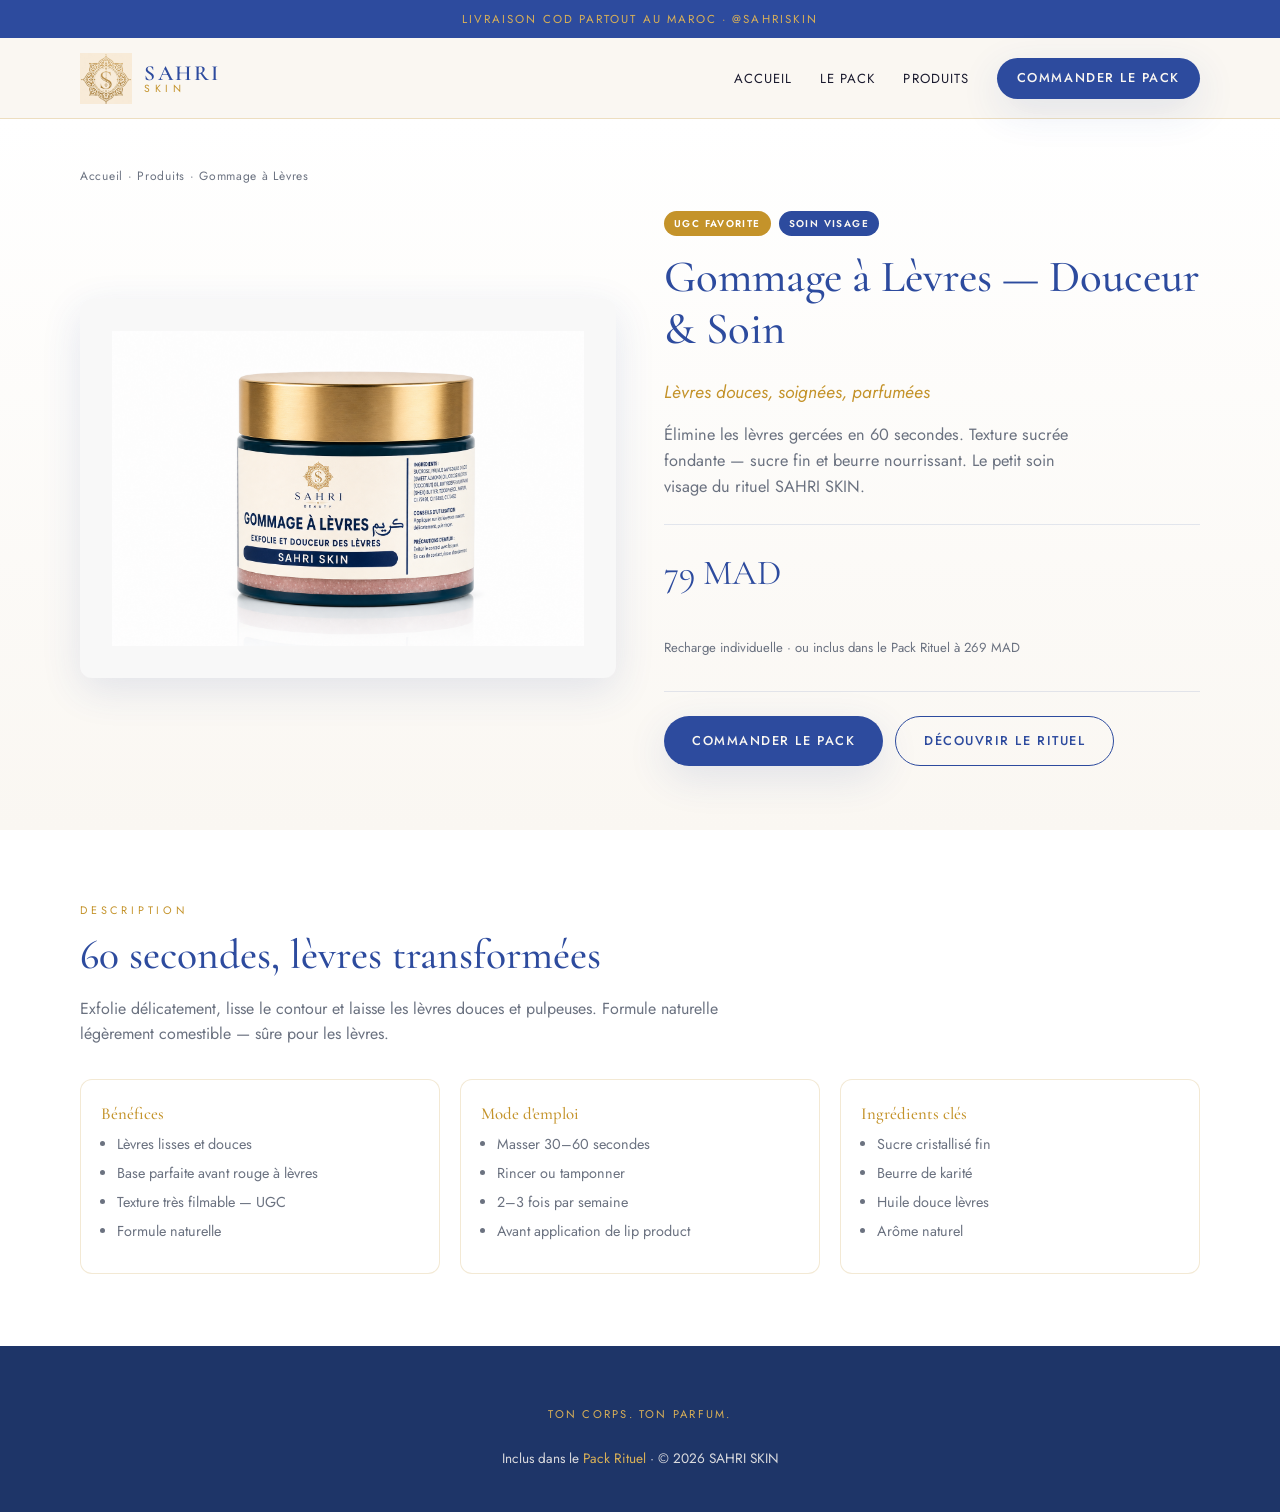
<file: products/gommage-levres-30g/index.html>
<!DOCTYPE html>
<html lang="fr">
<head>
  <meta charset="utf-8" />
  <meta name="viewport" content="width=device-width, initial-scale=1" />
  <title>Gommage à Lèvres — SAHRI SKIN</title>
  <meta name="description" content="Gommage lèvres naturel — exfolie et adoucit en 60 secondes. SAHRI SKIN Maroc COD." />
  <link rel="icon" type="image/png" href="../../assets/favicon-sahri-skin.png" />
  <link rel="preconnect" href="https://fonts.googleapis.com" />
  <link rel="preconnect" href="https://fonts.gstatic.com" crossorigin />
  <link href="https://fonts.googleapis.com/css2?family=Cormorant+Garamond:ital,wght@0,400;0,500;0,600;1,400&family=Jost:wght@300;400;500;600&display=swap" rel="stylesheet" />
  <link rel="stylesheet" href="../../styles.css" />
</head>
<body>
  <div class="announce">Livraison COD partout au Maroc · @sahriskin</div>
  <header class="nav">
    <div class="container nav-inner">
      <a href="../../index.html" class="logo"><img src="../../assets/favicon-sahri-skin.png" alt="" width="52" height="52" /><span class="logo-text"><span class="logo-sahri">SAHRI</span><span class="logo-skin">SKIN</span></span></a>
      <button class="nav-toggle" type="button" id="navToggle" aria-label="Menu">☰</button>
      <ul class="nav-links" id="navLinks">
        <li><a href="../../index.html">Accueil</a></li>
        <li><a href="../../pack/">Le pack</a></li>
        <li><a href="../../index.html#boutique">Produits</a></li>
        <li><a href="../../pack/" class="btn btn-primary" style="padding:10px 20px">Commander le pack</a></li>
      </ul>
    </div>
  </header>

  <section class="product-hero">
    <div class="container">
      <p class="breadcrumb"><a href="../../index.html">Accueil</a> · <a href="../../index.html#boutique">Produits</a> · Gommage à Lèvres</p>
      <div class="product-hero-grid">
        <div class="product-hero-img" data-reveal>
          <img src="gommage-levres-30g-studio.png" alt="Gommage à Lèvres SAHRI SKIN" width="400" height="400" />
        </div>
        <div data-reveal>
          <div class="product-meta">
            <span class="badge badge-gold">UGC favorite</span>
            <span class="badge badge-navy">Soin visage</span>
          </div>
          <h1>Gommage à Lèvres — Douceur &amp; Soin</h1>
          <p class="product-tagline">Lèvres douces, soignées, parfumées</p>
          <p class="product-lead">Élimine les lèvres gercées en 60 secondes. Texture sucrée fondante — sucre fin et beurre nourrissant. Le petit soin visage du rituel SAHRI SKIN.</p>
          <div class="product-price-block">
            <p class="price">79 MAD</p>
            <p class="note">Recharge individuelle · ou inclus dans le Pack Rituel à 269 MAD</p>
          </div>
          <div class="product-actions">
            <a href="../../pack/#commander" class="btn btn-primary">Commander le pack</a>
            <a href="../../pack/" class="btn btn-outline">Découvrir le rituel</a>
          </div>
        </div>
      </div>
    </div>
  </section>

  <section class="bg-white">
    <div class="container">
      <p class="section-kicker">Description</p>
      <h2 class="section-title">60 secondes, lèvres transformées</h2>
      <p style="color:var(--muted);max-width:65ch" data-reveal>Exfolie délicatement, lisse le contour et laisse les lèvres douces et pulpeuses. Formule naturelle légèrement comestible — sûre pour les lèvres.</p>
      <div class="detail-grid" data-reveal data-stagger>
        <div class="detail-box"><h3>Bénéfices</h3><ul><li>Lèvres lisses et douces</li><li>Base parfaite avant rouge à lèvres</li><li>Texture très filmable — UGC</li><li>Formule naturelle</li></ul></div>
        <div class="detail-box"><h3>Mode d'emploi</h3><ul><li>Masser 30–60 secondes</li><li>Rincer ou tamponner</li><li>2–3 fois par semaine</li><li>Avant application de lip product</li></ul></div>
        <div class="detail-box"><h3>Ingrédients clés</h3><ul><li>Sucre cristallisé fin</li><li>Beurre de karité</li><li>Huile douce lèvres</li><li>Arôme naturel</li></ul></div>
      </div>
    </div>
  </section>

  <footer class="footer"><div class="container"><p class="footer-tagline">Ton corps. Ton parfum.</p><p>Inclus dans le <a href="../../pack/" style="color:var(--gold-soft)">Pack Rituel</a> · © 2026 SAHRI SKIN</p></div></footer>
  <script src="../../js/site.js"></script>
</body>
</html>
</file>
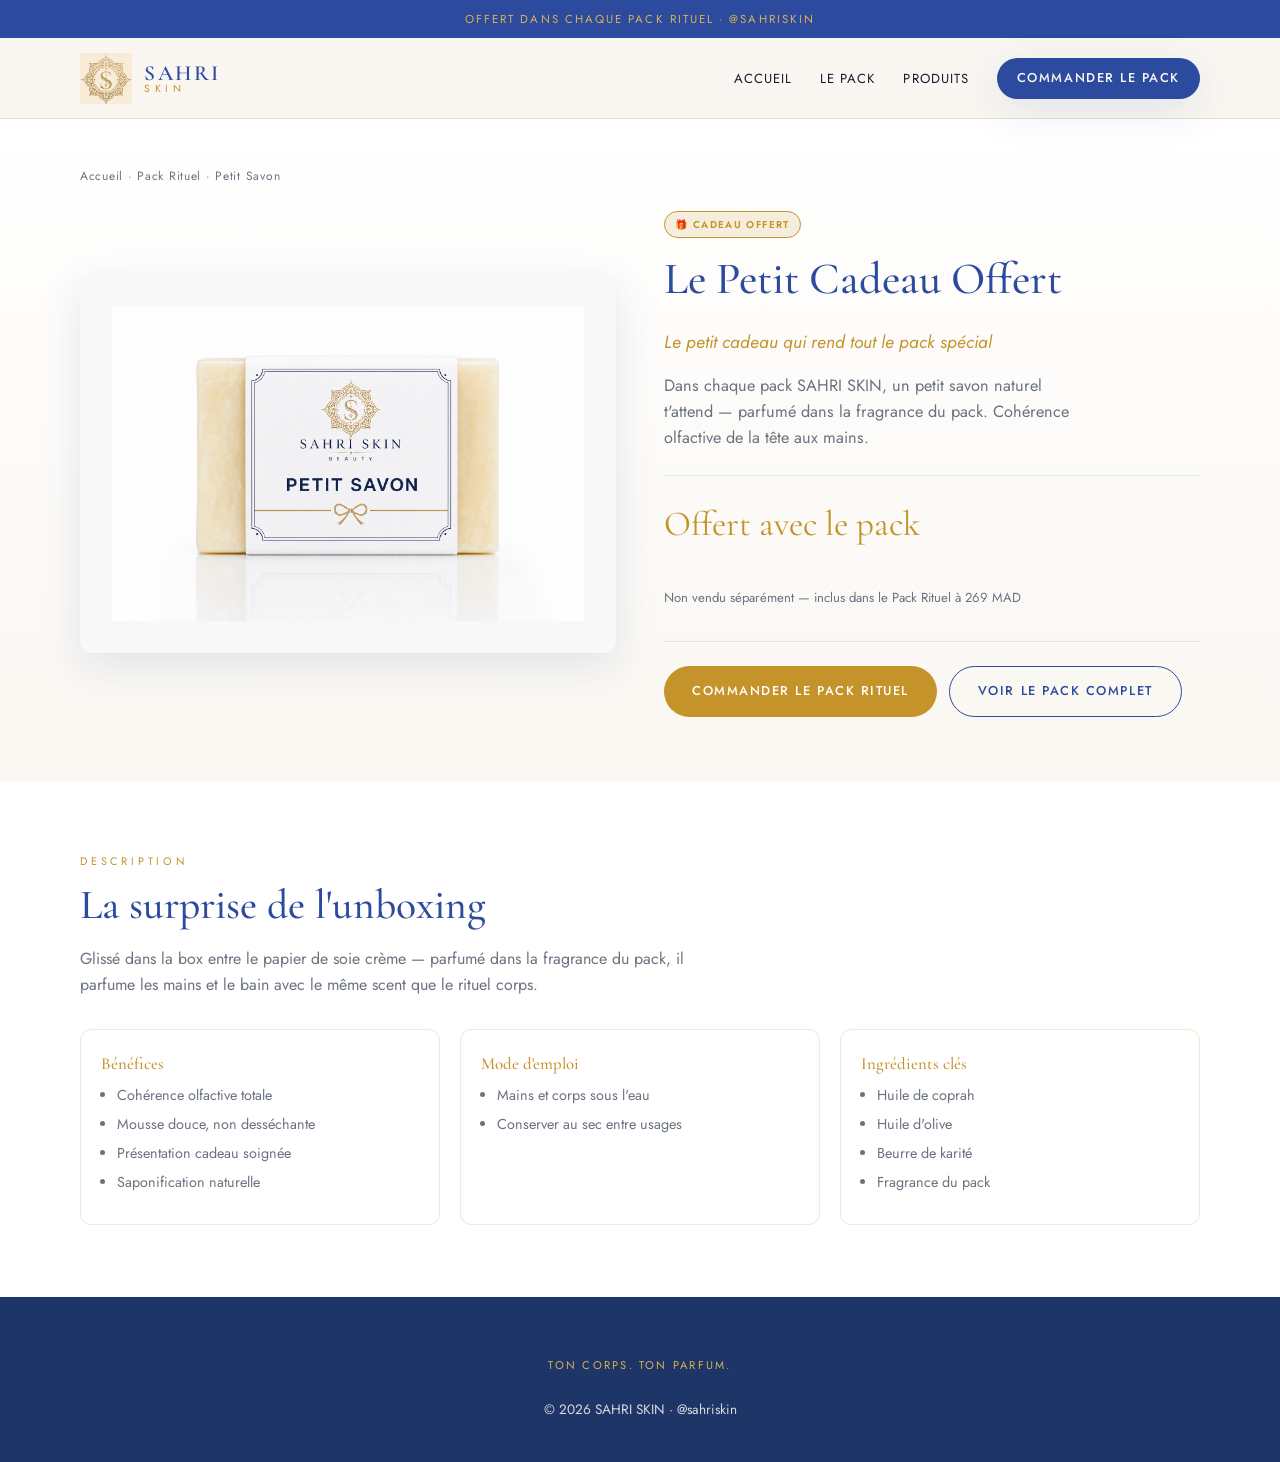
<file: products/petit-savon-cadeau/index.html>
<!DOCTYPE html>
<html lang="fr">
<head>
  <meta charset="utf-8" />
  <meta name="viewport" content="width=device-width, initial-scale=1" />
  <title>Petit Savon Cadeau — SAHRI SKIN</title>
  <meta name="description" content="Petit savon naturel offert dans chaque Pack Rituel SAHRI SKIN — parfumé dans ta fragrance." />
  <link rel="icon" type="image/png" href="../../assets/favicon-sahri-skin.png" />
  <link rel="preconnect" href="https://fonts.googleapis.com" />
  <link rel="preconnect" href="https://fonts.gstatic.com" crossorigin />
  <link href="https://fonts.googleapis.com/css2?family=Cormorant+Garamond:ital,wght@0,400;0,500;0,600;1,400&family=Jost:wght@300;400;500;600&display=swap" rel="stylesheet" />
  <link rel="stylesheet" href="../../styles.css" />
</head>
<body>
  <div class="announce">Offert dans chaque Pack Rituel · @sahriskin</div>
  <header class="nav">
    <div class="container nav-inner">
      <a href="../../index.html" class="logo"><img src="../../assets/favicon-sahri-skin.png" alt="" width="52" height="52" /><span class="logo-text"><span class="logo-sahri">SAHRI</span><span class="logo-skin">SKIN</span></span></a>
      <button class="nav-toggle" type="button" id="navToggle" aria-label="Menu">☰</button>
      <ul class="nav-links" id="navLinks">
        <li><a href="../../index.html">Accueil</a></li>
        <li><a href="../../pack/">Le pack</a></li>
        <li><a href="../../index.html#boutique">Produits</a></li>
        <li><a href="../../pack/#commander" class="btn btn-primary" style="padding:10px 20px">Commander le pack</a></li>
      </ul>
    </div>
  </header>

  <section class="product-hero">
    <div class="container">
      <p class="breadcrumb"><a href="../../index.html">Accueil</a> · <a href="../../pack/">Pack Rituel</a> · Petit Savon</p>
      <div class="product-hero-grid">
        <div class="product-hero-img" data-reveal>
          <img src="petit-savon-cadeau-studio.png" alt="Petit Savon cadeau SAHRI SKIN" width="400" height="400" />
        </div>
        <div data-reveal>
          <div class="product-meta">
            <span class="badge badge-gift">🎁 Cadeau offert</span>
          </div>
          <h1>Le Petit Cadeau Offert</h1>
          <p class="product-tagline">Le petit cadeau qui rend tout le pack spécial</p>
          <p class="product-lead">Dans chaque pack SAHRI SKIN, un petit savon naturel t'attend — parfumé dans la fragrance du pack. Cohérence olfactive de la tête aux mains.</p>
          <div class="product-price-block">
            <p class="price" style="color:var(--gold)">Offert avec le pack</p>
            <p class="note">Non vendu séparément — inclus dans le Pack Rituel à 269 MAD</p>
          </div>
          <div class="product-actions">
            <a href="../../pack/#commander" class="btn btn-gold">Commander le Pack Rituel</a>
            <a href="../../pack/" class="btn btn-outline">Voir le pack complet</a>
          </div>
        </div>
      </div>
    </div>
  </section>

  <section class="bg-white">
    <div class="container">
      <p class="section-kicker">Description</p>
      <h2 class="section-title">La surprise de l'unboxing</h2>
      <p style="color:var(--muted);max-width:65ch" data-reveal>Glissé dans la box entre le papier de soie crème — parfumé dans la fragrance du pack, il parfume les mains et le bain avec le même scent que le rituel corps.</p>
      <div class="detail-grid" data-reveal data-stagger>
        <div class="detail-box"><h3>Bénéfices</h3><ul><li>Cohérence olfactive totale</li><li>Mousse douce, non desséchante</li><li>Présentation cadeau soignée</li><li>Saponification naturelle</li></ul></div>
        <div class="detail-box"><h3>Mode d'emploi</h3><ul><li>Mains et corps sous l'eau</li><li>Conserver au sec entre usages</li></ul></div>
        <div class="detail-box"><h3>Ingrédients clés</h3><ul><li>Huile de coprah</li><li>Huile d'olive</li><li>Beurre de karité</li><li>Fragrance du pack</li></ul></div>
      </div>
    </div>
  </section>

  <footer class="footer"><div class="container"><p class="footer-tagline">Ton corps. Ton parfum.</p><p>© 2026 SAHRI SKIN · @sahriskin</p></div></footer>
  <script src="../../js/site.js"></script>
</body>
</html>
</file>
<file: styles.css>
:root {
  --navy: #2d4b9e;
  --navy-deep: #1e3568;
  --gold: #c4932a;
  --gold-soft: #d9b057;
  --cream: #faf7f2;
  --cream-dark: #f0ebe3;
  --ink: #1a1a2e;
  --muted: #6b7280;
  --white: #ffffff;
  --radius: 12px;
  --shadow: 0 12px 40px rgba(45, 75, 158, 0.12);
}

* { box-sizing: border-box; }
html { scroll-behavior: smooth; }
body {
  margin: 0;
  font-family: "Jost", system-ui, sans-serif;
  background: var(--cream);
  color: var(--ink);
  line-height: 1.6;
  -webkit-font-smoothing: antialiased;
}
img { max-width: 100%; height: auto; display: block; }
a { color: inherit; text-decoration: none; }
h1, h2, h3 {
  font-family: "Cormorant Garamond", Georgia, serif;
  font-weight: 500;
  color: var(--navy);
  margin: 0 0 0.5em;
  line-height: 1.15;
}
p { margin: 0 0 1em; }
.container { width: min(1120px, 92vw); margin: 0 auto; }

/* Announce */
.announce {
  background: var(--navy);
  color: var(--gold-soft);
  text-align: center;
  font-size: 0.72rem;
  letter-spacing: 0.18em;
  text-transform: uppercase;
  padding: 10px 16px;
}

/* Nav */
.nav {
  position: sticky;
  top: 0;
  z-index: 100;
  background: rgba(250, 247, 242, 0.92);
  backdrop-filter: blur(10px);
  border-bottom: 1px solid rgba(196, 147, 42, 0.25);
}
.nav-inner {
  display: flex;
  align-items: center;
  justify-content: space-between;
  gap: 20px;
  padding: 14px 0;
}
.logo {
  display: flex;
  align-items: center;
  gap: 12px;
}
.logo img { width: 52px; height: 52px; object-fit: contain; }
.logo-text { display: flex; flex-direction: column; line-height: 1.05; }
.logo-sahri {
  font-family: "Cormorant Garamond", serif;
  font-size: 1.35rem;
  font-weight: 600;
  color: var(--navy);
  letter-spacing: 0.12em;
}
.logo-skin {
  font-size: 0.65rem;
  letter-spacing: 0.45em;
  color: var(--gold);
  text-transform: uppercase;
}
.nav-links {
  display: flex;
  align-items: center;
  gap: 28px;
  list-style: none;
  margin: 0;
  padding: 0;
  font-size: 0.82rem;
  letter-spacing: 0.08em;
  text-transform: uppercase;
}
.nav-links a:hover { color: var(--gold); }
.btn {
  display: inline-flex;
  align-items: center;
  justify-content: center;
  gap: 8px;
  padding: 14px 28px;
  border-radius: 999px;
  font-size: 0.8rem;
  font-weight: 500;
  letter-spacing: 0.12em;
  text-transform: uppercase;
  border: none;
  cursor: pointer;
  transition: transform 0.2s, box-shadow 0.2s;
}
.btn:hover { transform: translateY(-1px); }
.btn-primary {
  background: var(--navy);
  color: var(--cream);
  box-shadow: var(--shadow);
}
.btn-gold {
  background: var(--gold);
  color: var(--white);
}
.btn-outline {
  background: transparent;
  border: 1px solid var(--navy);
  color: var(--navy);
}
.nav-toggle { display: none; background: none; border: none; padding: 8px; }

/* Hero */
.hero {
  padding: 48px 0 72px;
  background: linear-gradient(180deg, var(--cream) 0%, var(--cream-dark) 100%);
}
.hero-grid {
  display: grid;
  grid-template-columns: 1fr 1fr;
  gap: 48px;
  align-items: center;
}
.hero-badge {
  display: inline-block;
  font-size: 0.7rem;
  letter-spacing: 0.2em;
  text-transform: uppercase;
  color: var(--gold);
  border: 1px solid var(--gold);
  padding: 6px 14px;
  border-radius: 999px;
  margin-bottom: 20px;
}
.hero h1 { font-size: clamp(2.2rem, 5vw, 3.4rem); }
.hero h1 em { font-style: italic; color: var(--gold); font-weight: 400; }
.hero-lead { font-size: 1.05rem; color: var(--muted); max-width: 32ch; }
.hero-price { font-family: "Cormorant Garamond", serif; font-size: 2rem; color: var(--navy); margin: 24px 0 8px; }
.hero-price span { font-size: 1rem; color: var(--muted); }
.hero-img { border-radius: var(--radius); box-shadow: var(--shadow); }

/* Sections */
section { padding: 72px 0; }
.section-kicker {
  font-size: 0.68rem;
  letter-spacing: 0.35em;
  text-transform: uppercase;
  color: var(--gold);
  margin-bottom: 12px;
}
.section-title { font-size: clamp(1.8rem, 4vw, 2.6rem); margin-bottom: 16px; }
.bg-navy { background: var(--navy); color: var(--cream); }
.bg-navy h2, .bg-navy h3 { color: var(--cream); }
.bg-white { background: var(--white); }

/* Products */
.products-grid {
  display: grid;
  grid-template-columns: repeat(3, 1fr);
  gap: 28px;
  margin-top: 40px;
}
.product-card {
  background: var(--white);
  border-radius: var(--radius);
  overflow: hidden;
  box-shadow: var(--shadow);
  text-align: center;
}
.product-card img { aspect-ratio: 1; object-fit: cover; width: 100%; }
.product-card-body { padding: 24px 20px; }
.product-card h3 { font-size: 1.25rem; }
.product-card .size { color: var(--gold); font-size: 0.75rem; letter-spacing: 0.15em; text-transform: uppercase; }

/* Scents */
.scents-grid {
  display: grid;
  grid-template-columns: repeat(4, 1fr);
  gap: 16px;
  margin-top: 32px;
}
.scent-card {
  background: var(--white);
  border: 1px solid rgba(196, 147, 42, 0.3);
  border-radius: var(--radius);
  padding: 20px 16px;
  text-align: center;
  cursor: pointer;
  transition: border-color 0.2s, box-shadow 0.2s;
}
.scent-card:hover, .scent-card.selected {
  border-color: var(--gold);
  box-shadow: 0 0 0 2px rgba(196, 147, 42, 0.25);
}
.scent-card h4 { font-size: 1rem; margin: 0 0 6px; color: var(--navy); }
.scent-card p { font-size: 0.78rem; color: var(--muted); margin: 0; }

/* Benefits */
.benefits-grid {
  display: grid;
  grid-template-columns: repeat(3, 1fr);
  gap: 24px;
  margin-top: 40px;
}
.benefit-card {
  background: rgba(255, 255, 255, 0.08);
  border: 1px solid rgba(196, 147, 42, 0.35);
  border-radius: var(--radius);
  padding: 28px 22px;
}
.benefit-card h3 { color: var(--gold-soft); font-size: 1.2rem; }

/* Gallery */
.gallery-2 { display: grid; grid-template-columns: 1fr 1fr; gap: 24px; margin-top: 32px; }
.gallery-2 img { border-radius: var(--radius); box-shadow: var(--shadow); }
.gallery-3 { display: grid; grid-template-columns: repeat(3, 1fr); gap: 20px; margin-top: 32px; }
.gallery-3 img { border-radius: var(--radius); height: 280px; object-fit: cover; width: 100%; }

/* Scarcity banner */
.scarcity-banner {
  margin-top: 48px;
  border-radius: var(--radius);
  overflow: hidden;
  box-shadow: var(--shadow);
}

/* Order */
.order-section { background: var(--cream-dark); }
.order-grid {
  display: grid;
  grid-template-columns: 1fr 1fr;
  gap: 48px;
  align-items: start;
}
.order-form {
  background: var(--white);
  padding: 32px;
  border-radius: var(--radius);
  box-shadow: var(--shadow);
}
.form-group { margin-bottom: 18px; }
.form-group label {
  display: block;
  font-size: 0.72rem;
  letter-spacing: 0.12em;
  text-transform: uppercase;
  color: var(--navy);
  margin-bottom: 6px;
}
.form-group input,
.form-group select,
.form-group textarea {
  width: 100%;
  padding: 12px 14px;
  border: 1px solid rgba(45, 75, 158, 0.25);
  border-radius: 8px;
  font-family: inherit;
  font-size: 1rem;
  background: var(--cream);
}
.pack-options { display: flex; flex-direction: column; gap: 10px; }
.pack-option {
  display: flex;
  align-items: center;
  gap: 12px;
  padding: 14px;
  border: 1px solid rgba(45, 75, 158, 0.2);
  border-radius: 8px;
  cursor: pointer;
}
.pack-option:has(input:checked) { border-color: var(--gold); background: rgba(196, 147, 42, 0.08); }

/* Footer */
.footer {
  background: var(--navy-deep);
  color: rgba(250, 247, 242, 0.85);
  padding: 48px 0 28px;
  text-align: center;
  font-size: 0.85rem;
}
.footer .logo-sahri, .footer .logo-skin { color: var(--cream); }
.footer-tagline { color: var(--gold-soft); letter-spacing: 0.2em; font-size: 0.7rem; text-transform: uppercase; margin: 12px 0 24px; }

/* Responsive */
/* Badges */
.badge {
  display: inline-block;
  font-size: 0.62rem;
  letter-spacing: 0.14em;
  text-transform: uppercase;
  font-weight: 600;
  padding: 5px 10px;
  border-radius: 999px;
}
.badge-gold { background: var(--gold); color: var(--white); }
.badge-navy { background: var(--navy); color: var(--cream); }
.badge-offer { background: #e8f4ea; color: #1a6b3c; border: 1px solid #9fd4ab; }
.badge-gift { background: rgba(196, 147, 42, 0.15); color: var(--gold); border: 1px solid var(--gold); }

/* Catalog / shop grid */
.catalog-grid {
  display: grid;
  grid-template-columns: repeat(3, 1fr);
  gap: 24px;
  margin-top: 40px;
}
.catalog-card {
  position: relative;
  background: var(--white);
  border-radius: var(--radius);
  overflow: hidden;
  box-shadow: var(--shadow);
  transition: transform 0.35s cubic-bezier(0.22, 1, 0.36, 1), box-shadow 0.35s;
}
.catalog-card:hover {
  transform: translateY(-6px);
  box-shadow: 0 20px 50px rgba(45, 75, 158, 0.18);
}
.catalog-card .badge-stack {
  position: absolute;
  top: 12px;
  left: 12px;
  z-index: 2;
  display: flex;
  flex-direction: column;
  gap: 6px;
  align-items: flex-start;
}
.catalog-card-img {
  aspect-ratio: 1;
  background: #f8f8f8;
  display: flex;
  align-items: center;
  justify-content: center;
  padding: 20px;
}
.catalog-card-img img {
  max-height: 100%;
  width: auto;
  object-fit: contain;
}
.catalog-card-body { padding: 22px 20px 26px; }
.catalog-card-body h3 { font-size: 1.2rem; margin-bottom: 8px; }
.catalog-card-body p { font-size: 0.88rem; color: var(--muted); margin-bottom: 14px; }
.catalog-price {
  font-family: "Cormorant Garamond", serif;
  font-size: 1.5rem;
  color: var(--navy);
  margin-bottom: 14px;
}
.catalog-price .was {
  font-size: 0.95rem;
  color: var(--muted);
  text-decoration: line-through;
  margin-right: 8px;
}
.catalog-price .free { color: var(--gold); font-size: 1.1rem; }
.catalog-card .btn { width: 100%; padding: 12px; font-size: 0.72rem; }

/* Pack promo banner */
.pack-promo {
  margin-top: 48px;
  padding: 36px 40px;
  border-radius: var(--radius);
  background: linear-gradient(135deg, var(--navy) 0%, var(--navy-deep) 100%);
  color: var(--cream);
  display: grid;
  grid-template-columns: 1fr auto;
  gap: 32px;
  align-items: center;
  overflow: hidden;
  position: relative;
}
.pack-promo::before {
  content: "";
  position: absolute;
  inset: 0;
  background: radial-gradient(circle at 80% 20%, rgba(196, 147, 42, 0.25), transparent 50%);
  pointer-events: none;
}
.pack-promo h3 { color: var(--cream); font-size: 1.8rem; margin-bottom: 8px; }
.pack-promo p { color: rgba(250, 247, 242, 0.85); max-width: 42ch; margin: 0; }
.pack-promo-price {
  text-align: center;
  position: relative;
  z-index: 1;
}
.pack-promo-price .amount {
  font-family: "Cormorant Garamond", serif;
  font-size: 3rem;
  color: var(--gold-soft);
  line-height: 1;
}
.pack-promo-price .save {
  display: block;
  font-size: 0.75rem;
  letter-spacing: 0.12em;
  text-transform: uppercase;
  color: #9fd4ab;
  margin-top: 8px;
}

/* Product page */
.product-hero {
  padding: 48px 0 64px;
  background: linear-gradient(180deg, var(--white) 0%, var(--cream) 100%);
}
.product-hero-grid {
  display: grid;
  grid-template-columns: 1fr 1fr;
  gap: 48px;
  align-items: center;
}
.product-hero-img {
  background: #f8f8f8;
  border-radius: var(--radius);
  padding: 32px;
  display: flex;
  align-items: center;
  justify-content: center;
  box-shadow: var(--shadow);
}
.product-hero-img img { max-height: 420px; width: auto; object-fit: contain; }
.product-meta { display: flex; flex-wrap: wrap; gap: 8px; margin-bottom: 16px; }
.product-hero h1 { font-size: clamp(2rem, 4vw, 2.8rem); }
.product-tagline { font-size: 1.1rem; color: var(--gold); font-style: italic; margin-bottom: 16px; }
.product-lead { color: var(--muted); font-size: 1.02rem; max-width: 42ch; }
.product-price-block {
  margin: 24px 0;
  padding: 20px 0;
  border-top: 1px solid rgba(45, 75, 158, 0.12);
  border-bottom: 1px solid rgba(45, 75, 158, 0.12);
}
.product-price-block .price {
  font-family: "Cormorant Garamond", serif;
  font-size: 2.2rem;
  color: var(--navy);
}
.product-price-block .note { font-size: 0.82rem; color: var(--muted); margin-top: 4px; }
.product-actions { display: flex; flex-wrap: wrap; gap: 12px; margin-top: 20px; }

.detail-grid {
  display: grid;
  grid-template-columns: repeat(3, 1fr);
  gap: 20px;
  margin-top: 32px;
}
.detail-box {
  background: var(--white);
  border-radius: var(--radius);
  padding: 24px 20px;
  border: 1px solid rgba(196, 147, 42, 0.2);
}
.detail-box h3 { font-size: 1.05rem; color: var(--gold); margin-bottom: 10px; }
.detail-box ul { margin: 0; padding-left: 1.1em; font-size: 0.9rem; color: var(--muted); }
.detail-box li { margin-bottom: 6px; }

.breadcrumb {
  font-size: 0.75rem;
  letter-spacing: 0.06em;
  color: var(--muted);
  margin-bottom: 24px;
}
.breadcrumb a:hover { color: var(--gold); }

/* Pack page — motion */
.pack-hero {
  min-height: 88vh;
  display: flex;
  align-items: center;
  padding: 60px 0;
  background: var(--cream);
  overflow: hidden;
  position: relative;
}
.pack-hero-bg {
  position: absolute;
  inset: 0;
  background:
    radial-gradient(ellipse 60% 50% at 70% 40%, rgba(45, 75, 158, 0.08), transparent),
    radial-gradient(ellipse 40% 40% at 20% 80%, rgba(196, 147, 42, 0.1), transparent);
  animation: packBgShift 12s ease-in-out infinite alternate;
}
@keyframes packBgShift {
  0% { opacity: 0.7; transform: scale(1); }
  100% { opacity: 1; transform: scale(1.05); }
}
.pack-hero-grid {
  display: grid;
  grid-template-columns: 1fr 1fr;
  gap: 40px;
  align-items: center;
  position: relative;
  z-index: 1;
}
.pack-orbit {
  position: relative;
  aspect-ratio: 1;
  max-width: 520px;
  margin: 0 auto;
}
.pack-orbit-center {
  position: absolute;
  inset: 28%;
  background: var(--navy);
  border-radius: 50%;
  display: flex;
  flex-direction: column;
  align-items: center;
  justify-content: center;
  color: var(--cream);
  text-align: center;
  box-shadow: 0 0 0 8px rgba(196, 147, 42, 0.3), var(--shadow);
  animation: packPulse 4s ease-in-out infinite;
}
@keyframes packPulse {
  0%, 100% { box-shadow: 0 0 0 8px rgba(196, 147, 42, 0.25), var(--shadow); }
  50% { box-shadow: 0 0 0 14px rgba(196, 147, 42, 0.4), 0 24px 60px rgba(45, 75, 158, 0.25); }
}
.pack-orbit-center .price {
  font-family: "Cormorant Garamond", serif;
  font-size: 2.4rem;
  color: var(--gold-soft);
  line-height: 1;
}
.pack-orbit-center span { font-size: 0.65rem; letter-spacing: 0.2em; text-transform: uppercase; opacity: 0.85; }
.pack-orbit-item {
  position: absolute;
  width: 28%;
  background: var(--white);
  border-radius: 10px;
  padding: 8px;
  box-shadow: var(--shadow);
  transition: transform 0.4s cubic-bezier(0.22, 1, 0.36, 1), z-index 0s;
  animation: orbitFloat 6s ease-in-out infinite;
  animation-delay: calc(var(--orbit-i, 0) * -1.2s);
}
.pack-orbit-item.is-focused { transform: scale(1.12); z-index: 10; }
.pack-orbit-item img { border-radius: 6px; background: #f5f5f5; }
@keyframes orbitFloat {
  0%, 100% { translate: 0 0; }
  50% { translate: 0 -8px; }
}
.pack-orbit-item:nth-child(1) { top: 0; left: 50%; translate: -50% 0; --orbit-i: 0; }
.pack-orbit-item:nth-child(2) { top: 22%; right: 0; --orbit-i: 1; }
.pack-orbit-item:nth-child(3) { bottom: 22%; right: 2%; --orbit-i: 2; }
.pack-orbit-item:nth-child(4) { bottom: 0; left: 50%; translate: -50% 0; --orbit-i: 3; }
.pack-orbit-item:nth-child(5) { top: 22%; left: 0; --orbit-i: 4; }

/* Ritual timeline */
.ritual-layout {
  display: grid;
  grid-template-columns: 48px 1fr;
  gap: 0 32px;
  max-width: 720px;
  margin: 40px auto 0;
}
.ritual-track {
  position: relative;
  width: 4px;
  background: rgba(45, 75, 158, 0.12);
  border-radius: 4px;
  margin: 0 auto;
}
.ritual-progress-fill {
  position: absolute;
  top: 0;
  left: 0;
  width: 100%;
  height: 0;
  background: linear-gradient(180deg, var(--gold), var(--navy));
  border-radius: 4px;
  transition: height 0.5s cubic-bezier(0.22, 1, 0.36, 1);
}
.ritual-steps { display: flex; flex-direction: column; gap: 32px; }
.ritual-step {
  opacity: 0.45;
  transform: translateX(12px);
  transition: opacity 0.5s, transform 0.5s;
}
.ritual-step.is-active { opacity: 1; transform: translateX(0); }
.ritual-step-num {
  font-size: 0.65rem;
  letter-spacing: 0.2em;
  text-transform: uppercase;
  color: var(--gold);
  margin-bottom: 6px;
}
.ritual-step h3 { font-size: 1.35rem; margin-bottom: 8px; }
.ritual-step p { color: var(--muted); font-size: 0.92rem; margin: 0; }

.composition-grid {
  display: grid;
  grid-template-columns: repeat(5, 1fr);
  gap: 16px;
  margin-top: 40px;
}
.comp-card {
  background: var(--white);
  border-radius: var(--radius);
  padding: 16px 12px;
  text-align: center;
  border: 1px solid rgba(45, 75, 158, 0.08);
  transition: border-color 0.3s, transform 0.3s;
}
.comp-card:hover { border-color: var(--gold); transform: translateY(-4px); }
.comp-card img {
  height: 100px;
  object-fit: contain;
  margin: 0 auto 12px;
  background: #f8f8f8;
  border-radius: 8px;
  padding: 8px;
}
.comp-card h4 { font-size: 0.85rem; margin: 0 0 4px; font-family: "Jost", sans-serif; font-weight: 600; color: var(--navy); }
.comp-card p { font-size: 0.72rem; color: var(--muted); margin: 0; }
.comp-card a { font-size: 0.68rem; color: var(--gold); letter-spacing: 0.08em; text-transform: uppercase; margin-top: 8px; display: inline-block; }

.faq-list { max-width: 720px; margin: 32px auto 0; }
.faq-item {
  background: var(--white);
  border-radius: var(--radius);
  margin-bottom: 12px;
  border: 1px solid rgba(45, 75, 158, 0.1);
  overflow: hidden;
}
.faq-item summary {
  padding: 18px 22px;
  cursor: pointer;
  font-weight: 500;
  color: var(--navy);
  list-style: none;
}
.faq-item summary::-webkit-details-marker { display: none; }
.faq-item p { padding: 0 22px 18px; margin: 0; color: var(--muted); font-size: 0.92rem; }

/* Scroll reveal */
[data-reveal] {
  opacity: 0;
  transform: translateY(28px);
  transition: opacity 0.7s cubic-bezier(0.22, 1, 0.36, 1), transform 0.7s cubic-bezier(0.22, 1, 0.36, 1);
}
[data-reveal].is-visible { opacity: 1; transform: translateY(0); }
[data-stagger] > * {
  opacity: 0;
  transform: translateY(20px);
  transition: opacity 0.55s cubic-bezier(0.22, 1, 0.36, 1), transform 0.55s cubic-bezier(0.22, 1, 0.36, 1);
  transition-delay: calc(var(--i, 0) * 0.08s);
}
[data-stagger].is-visible > * { opacity: 1; transform: translateY(0); }

@media (prefers-reduced-motion: reduce) {
  *, *::before, *::after {
    animation-duration: 0.01ms !important;
    animation-iteration-count: 1 !important;
    transition-duration: 0.01ms !important;
  }
  [data-reveal] { opacity: 1; transform: none; }
}

@media (max-width: 900px) {
  .hero-grid, .order-grid, .products-grid, .benefits-grid,
  .catalog-grid, .product-hero-grid, .pack-hero-grid, .detail-grid,
  .composition-grid, .pack-promo { grid-template-columns: 1fr; }
  .scents-grid { grid-template-columns: repeat(2, 1fr); }
  .gallery-3 { grid-template-columns: 1fr; }
  .gallery-3 img { height: auto; }
  .nav-links { display: none; }
  .nav-toggle { display: block; }
  .nav.open .nav-links {
    display: flex;
    flex-direction: column;
    position: absolute;
    top: 100%;
    left: 0;
    right: 0;
    background: var(--cream);
    padding: 20px;
    border-bottom: 1px solid rgba(196, 147, 42, 0.3);
  }
  .pack-orbit { max-width: 340px; }
  .composition-grid { grid-template-columns: repeat(2, 1fr); }
  .pack-promo-price { text-align: left; }
}
</file>
